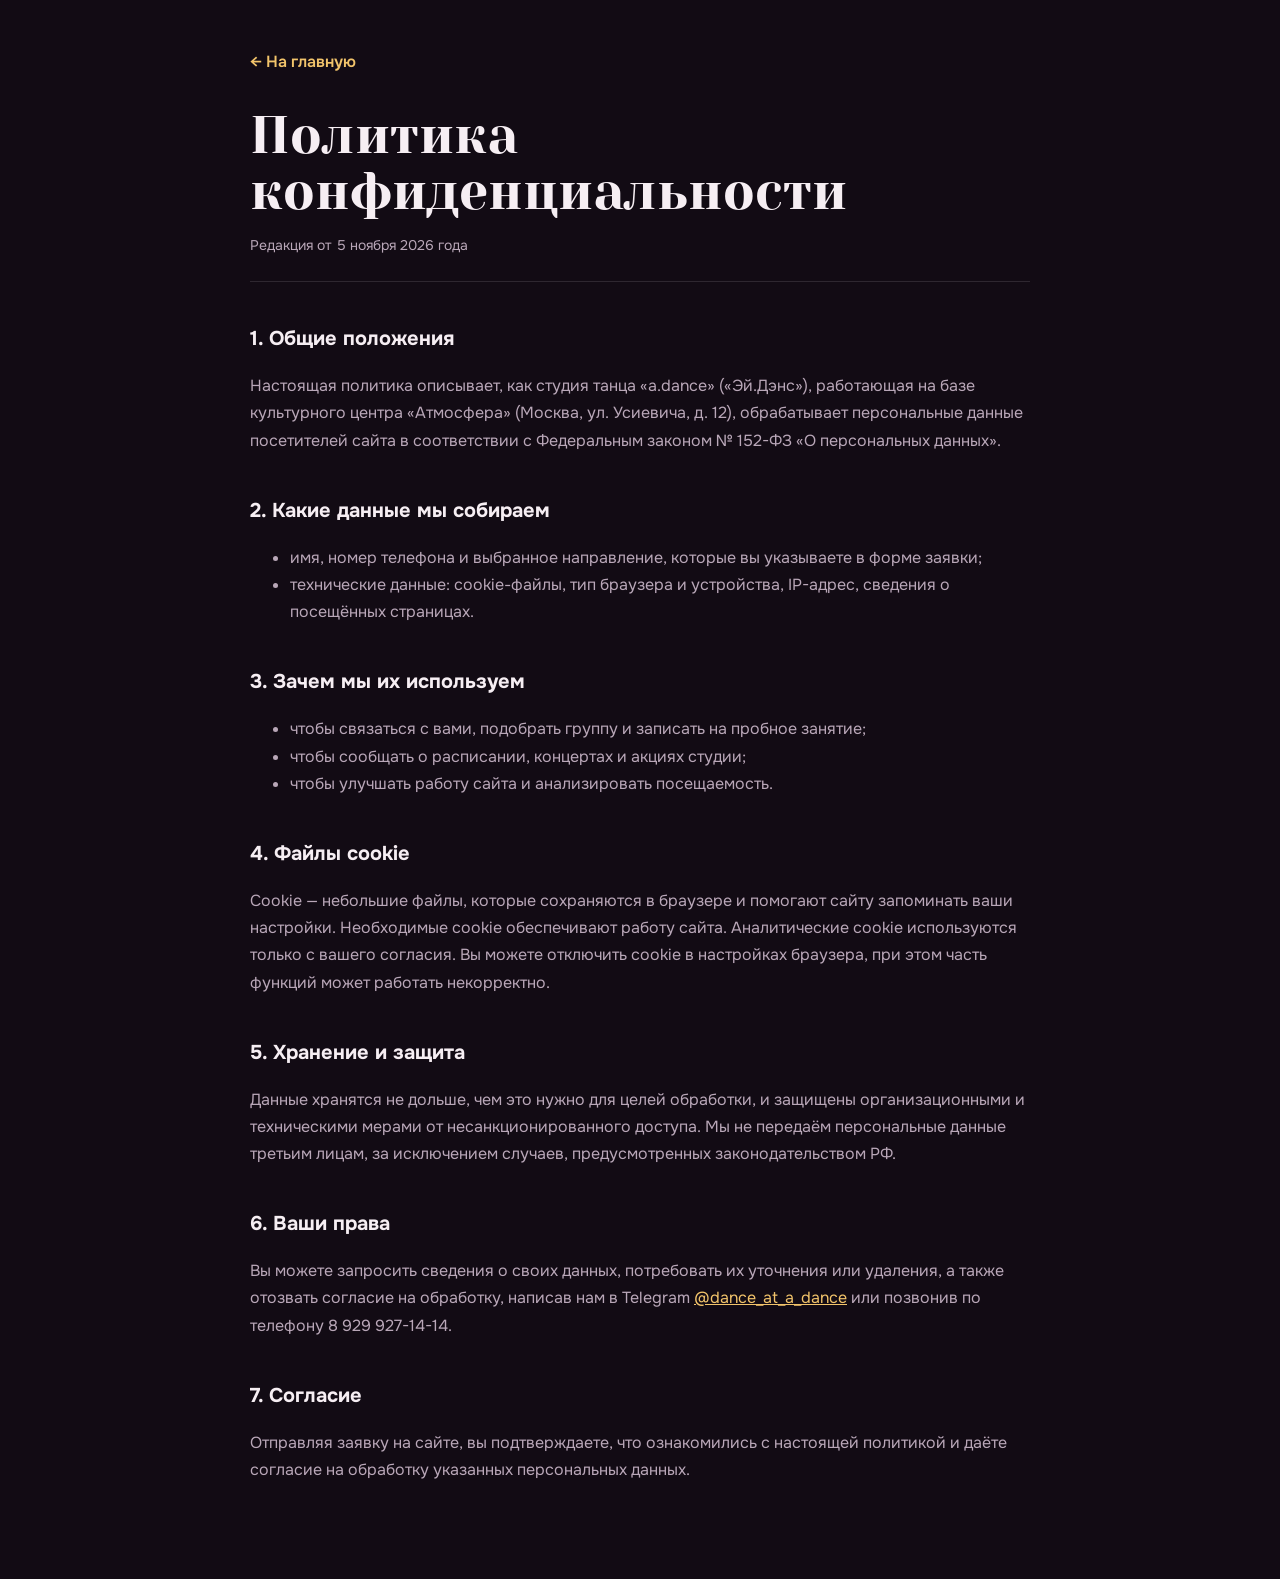
<file: privacy.html>
<!DOCTYPE html>
<html lang="ru">
<head>
<meta charset="UTF-8">
<meta name="viewport" content="width=device-width, initial-scale=1, viewport-fit=cover">
<title>Политика конфиденциальности — a.dance</title>
<link rel="icon" href="assets/images/logo.jpg">
<link rel="stylesheet" href="https://fonts.googleapis.com/css2?family=Yeseva+One&family=Onest:wght@400;500;600&display=swap">
<style>
:root{--bg:#120b14;--fg:#f6eef3;--muted:#b9a7b8;--line:rgba(246,238,243,.12);--accent:#b25bb3;--spot:#f2c46b;color-scheme:dark}
*{box-sizing:border-box}
body{margin:0;background:var(--bg);color:var(--fg);font:16px/1.7 "Onest","Segoe UI",system-ui,sans-serif}
.wrap{max-width:820px;margin:0 auto;padding:48px max(20px,env(safe-area-inset-right,0px)) 80px max(20px,env(safe-area-inset-left,0px))}
a{color:var(--spot)}
.back{display:inline-flex;gap:8px;text-decoration:none;font-weight:600;margin-bottom:32px}
h1{font-family:"Yeseva One",Georgia,serif;font-weight:400;font-size:clamp(32px,6vw,52px);line-height:1.08;margin:0 0 12px}
h2{font-size:20px;margin:40px 0 10px}
p,li{color:var(--muted)}
.date{color:var(--muted);font-size:14px;border-bottom:1px solid var(--line);padding-bottom:24px}
</style>
</head>
<body>
<div class="wrap">
  <a class="back" href="index.html">← На главную</a>
  <h1>Политика конфиденциальности</h1>
  <p class="date">Редакция от 5 ноября 2026 года</p>

  <h2>1. Общие положения</h2>
  <p>Настоящая политика описывает, как студия танца «a.dance» («Эй.Дэнс»), работающая на базе культурного центра «Атмосфера» (Москва, ул. Усиевича, д. 12), обрабатывает персональные данные посетителей сайта в соответствии с Федеральным законом № 152-ФЗ «О персональных данных».</p>

  <h2>2. Какие данные мы собираем</h2>
  <ul>
    <li>имя, номер телефона и выбранное направление, которые вы указываете в форме заявки;</li>
    <li>технические данные: cookie-файлы, тип браузера и устройства, IP-адрес, сведения о посещённых страницах.</li>
  </ul>

  <h2>3. Зачем мы их используем</h2>
  <ul>
    <li>чтобы связаться с вами, подобрать группу и записать на пробное занятие;</li>
    <li>чтобы сообщать о расписании, концертах и акциях студии;</li>
    <li>чтобы улучшать работу сайта и анализировать посещаемость.</li>
  </ul>

  <h2>4. Файлы cookie</h2>
  <p>Cookie — небольшие файлы, которые сохраняются в браузере и помогают сайту запоминать ваши настройки. Необходимые cookie обеспечивают работу сайта. Аналитические cookie используются только с вашего согласия. Вы можете отключить cookie в настройках браузера, при этом часть функций может работать некорректно.</p>

  <h2>5. Хранение и защита</h2>
  <p>Данные хранятся не дольше, чем это нужно для целей обработки, и защищены организационными и техническими мерами от несанкционированного доступа. Мы не передаём персональные данные третьим лицам, за исключением случаев, предусмотренных законодательством РФ.</p>

  <h2>6. Ваши права</h2>
  <p>Вы можете запросить сведения о своих данных, потребовать их уточнения или удаления, а также отозвать согласие на обработку, написав нам в Telegram <a href="https://t.me/dance_at_a_dance">@dance_at_a_dance</a> или позвонив по телефону 8 929 927-14-14.</p>

  <h2>7. Согласие</h2>
  <p>Отправляя заявку на сайте, вы подтверждаете, что ознакомились с настоящей политикой и даёте согласие на обработку указанных персональных данных.</p>
</div>
</body>
</html>
</file>
